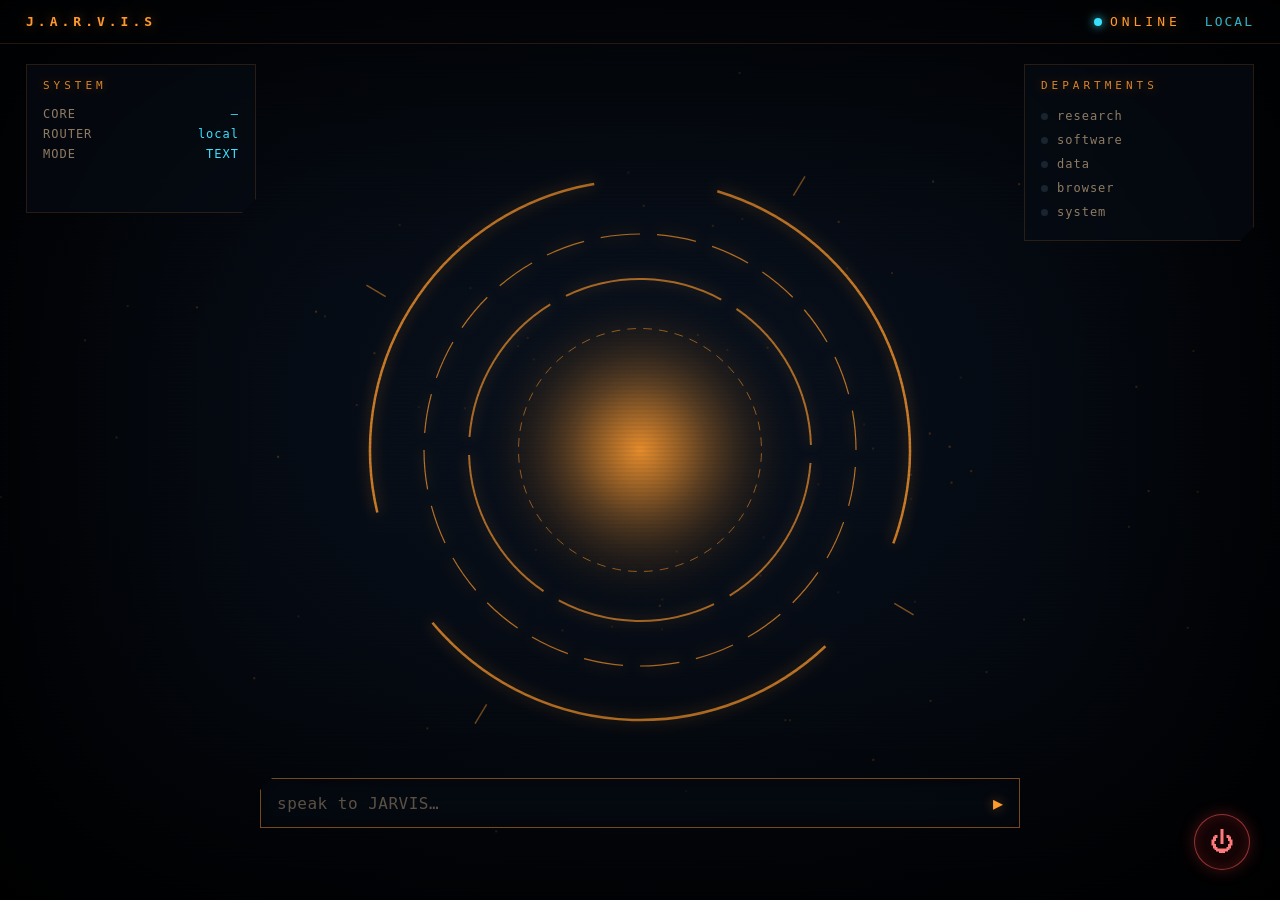
<file: frontend/index.html>
<!DOCTYPE html>
<html lang="en">
<head>
  <meta charset="utf-8">
  <meta name="viewport" content="width=device-width, initial-scale=1">
  <title>JARVIS</title>
  <link rel="stylesheet" href="style.css">
</head>
<body class="state-idle">
  <!-- the living core: arc reactor + rotating HUD rings (Canvas) -->
  <canvas id="reactor"></canvas>
  <div class="vignette"></div>
  <div class="scanlines"></div>

  <!-- top status strip -->
  <header class="hud-bar">
    <span class="brand">J.A.R.V.I.S</span>
    <span class="status"><i class="dot"></i><span id="status-text">ONLINE</span></span>
    <span class="brain" id="brain">LOCAL</span>
  </header>

  <!-- corner telemetry (real data gets wired in next; live readouts now) -->
  <aside class="panel panel-tl">
    <h2>SYSTEM</h2>
    <div class="readout"><span>CORE</span><b id="r-core">—</b></div>
    <div class="readout"><span>ROUTER</span><b id="r-router">local</b></div>
    <div class="readout"><span>MODE</span><b id="r-mode">TEXT</b></div>
    <div class="bars"><i></i><i></i><i></i><i></i><i></i><i></i></div>
  </aside>

  <aside class="panel panel-tr">
    <h2>DEPARTMENTS</h2>
    <ul class="depts">
      <li data-d="research"><i></i>research</li>
      <li data-d="software"><i></i>software</li>
      <li data-d="data"><i></i>data</li>
      <li data-d="browser"><i></i>browser</li>
      <li data-d="system"><i></i>system</li>
    </ul>
  </aside>

  <!-- conversation console -->
  <main class="console">
    <div id="log" class="log"></div>
    <form id="composer" class="composer">
      <input id="input" type="text" autocomplete="off" spellcheck="false"
             placeholder="speak to JARVIS…" autofocus>
      <button type="submit" class="send" title="send">&#9656;</button>
    </form>
  </main>

  <!-- switch off → back to your normal desktop -->
  <button id="power" class="power" title="switch off (Esc)">&#9211;</button>

  <script src="hud.js"></script>
</body>
</html>
</file>
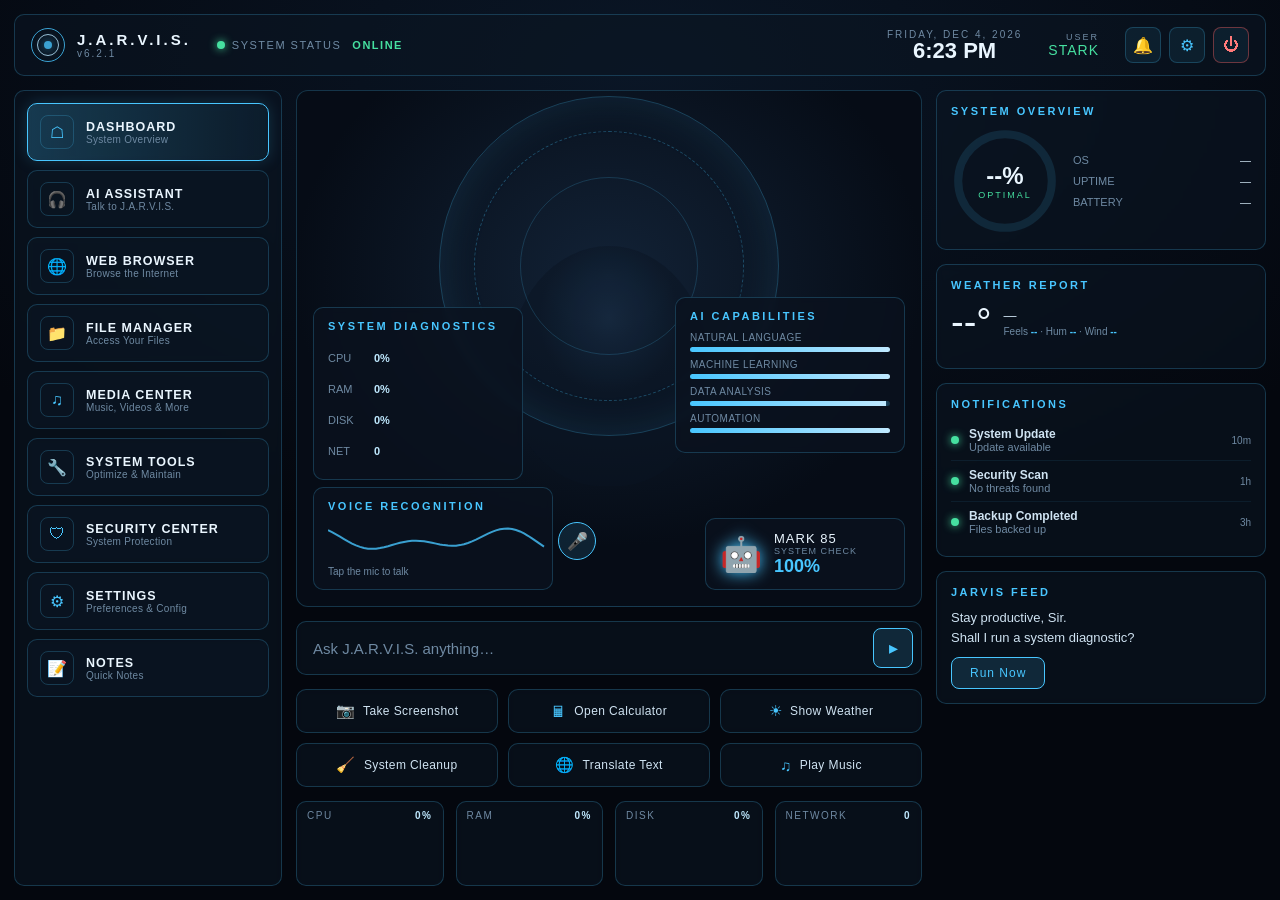
<file: frontend/dashboard.html>
<!DOCTYPE html>
<html lang="en">
<head>
  <meta charset="utf-8">
  <meta name="viewport" content="width=device-width, initial-scale=1">
  <title>J.A.R.V.I.S.</title>
  <link rel="stylesheet" href="dashboard.css">
</head>
<body>
  <!-- ── TOP BAR ─────────────────────────────────────────────────────────── -->
  <header class="top">
    <div class="brand">
      <div class="logo"><span></span><span></span><span></span></div>
      <div><div class="bt">J.A.R.V.I.S.</div><div class="bv" id="version">v6.2.1</div></div>
    </div>
    <div class="status"><i class="dot"></i> SYSTEM STATUS <b>ONLINE</b></div>
    <div class="clock"><div id="date">—</div><div class="time" id="time">--:--</div></div>
    <div class="userbox"><div class="ulabel">USER</div><div class="uname" id="user">STARK</div></div>
    <div class="ticons">
      <button class="ti" title="Notifications">&#128276;</button>
      <button class="ti" data-act="settings" title="Settings">&#9881;</button>
      <button class="ti power" data-act="quit" title="Power">&#9211;</button>
    </div>
  </header>

  <!-- ── LEFT NAV ────────────────────────────────────────────────────────── -->
  <nav class="nav">
    <button class="navitem active" data-act="home"><span class="ic">&#9750;</span><span class="nl"><b>DASHBOARD</b><i>System Overview</i></span></button>
    <button class="navitem" data-act="voice"><span class="ic">&#127911;</span><span class="nl"><b>AI ASSISTANT</b><i>Talk to J.A.R.V.I.S.</i></span></button>
    <button class="navitem" data-act="web"><span class="ic">&#127760;</span><span class="nl"><b>WEB BROWSER</b><i>Browse the Internet</i></span></button>
    <button class="navitem" data-act="files"><span class="ic">&#128193;</span><span class="nl"><b>FILE MANAGER</b><i>Access Your Files</i></span></button>
    <button class="navitem" data-act="media"><span class="ic">&#9835;</span><span class="nl"><b>MEDIA CENTER</b><i>Music, Videos &amp; More</i></span></button>
    <button class="navitem" data-act="tools"><span class="ic">&#128295;</span><span class="nl"><b>SYSTEM TOOLS</b><i>Optimize &amp; Maintain</i></span></button>
    <button class="navitem" data-act="security"><span class="ic">&#128737;</span><span class="nl"><b>SECURITY CENTER</b><i>System Protection</i></span></button>
    <button class="navitem" data-act="settings"><span class="ic">&#9881;</span><span class="nl"><b>SETTINGS</b><i>Preferences &amp; Config</i></span></button>
    <button class="navitem" data-act="notes"><span class="ic">&#128221;</span><span class="nl"><b>NOTES</b><i>Quick Notes</i></span></button>
  </nav>

  <!-- ── CENTER ──────────────────────────────────────────────────────────── -->
  <main class="center">
    <section class="hero">
      <div class="portrait" id="portrait"><div class="silhouette"></div></div>
      <div class="scan"></div>

      <div class="card diag">
        <h3>SYSTEM DIAGNOSTICS</h3>
        <div class="drow"><span>CPU</span><b id="d-cpu">0%</b><canvas class="spark" id="sp-cpu" width="80" height="22"></canvas></div>
        <div class="drow"><span>RAM</span><b id="d-ram">0%</b><canvas class="spark" id="sp-ram" width="80" height="22"></canvas></div>
        <div class="drow"><span>DISK</span><b id="d-disk">0%</b><canvas class="spark" id="sp-disk" width="80" height="22"></canvas></div>
        <div class="drow"><span>NET</span><b id="d-net">0</b><canvas class="spark" id="sp-net" width="80" height="22"></canvas></div>
      </div>

      <div class="card caps">
        <h3>AI CAPABILITIES</h3>
        <div class="cap"><span>NATURAL LANGUAGE</span><div class="bar"><i style="width:100%"></i></div></div>
        <div class="cap"><span>MACHINE LEARNING</span><div class="bar"><i style="width:100%"></i></div></div>
        <div class="cap"><span>DATA ANALYSIS</span><div class="bar"><i style="width:98%"></i></div></div>
        <div class="cap"><span>AUTOMATION</span><div class="bar"><i style="width:100%"></i></div></div>
      </div>

      <div class="card voice">
        <h3>VOICE RECOGNITION</h3>
        <div class="vrow"><canvas id="wave" width="220" height="34"></canvas><button class="mic" data-act="voice">&#127908;</button></div>
        <div class="vsub">Tap the mic to talk</div>
      </div>

      <div class="card mark">
        <div class="suit">&#129302;</div>
        <div><div class="mtitle">MARK 85</div><div class="msub">SYSTEM CHECK</div><div class="mval">100%</div></div>
      </div>
    </section>

    <section class="cmdbar">
      <input id="ask" type="text" autocomplete="off" placeholder="Ask J.A.R.V.I.S. anything…">
      <button id="asksend">&#9656;</button>
    </section>

    <section class="quick">
      <button data-act="screenshot"><span>&#128247;</span> Take Screenshot</button>
      <button data-act="calculator"><span>&#128425;</span> Open Calculator</button>
      <button data-act="weather"><span>&#9728;</span> Show Weather</button>
      <button data-act="cleanup"><span>&#129529;</span> System Cleanup</button>
      <button data-act="translate"><span>&#127760;</span> Translate Text</button>
      <button data-act="music"><span>&#9835;</span> Play Music</button>
    </section>

    <section class="perf">
      <div class="pcard"><div class="ph">CPU <b id="p-cpu">0%</b></div><canvas id="pf-cpu" width="300" height="54"></canvas></div>
      <div class="pcard"><div class="ph">RAM <b id="p-ram">0%</b></div><canvas id="pf-ram" width="300" height="54"></canvas></div>
      <div class="pcard"><div class="ph">DISK <b id="p-disk">0%</b></div><canvas id="pf-disk" width="300" height="54"></canvas></div>
      <div class="pcard"><div class="ph">NETWORK <b id="p-net">0</b></div><canvas id="pf-net" width="300" height="54"></canvas></div>
    </section>
  </main>

  <!-- ── RIGHT WIDGETS ───────────────────────────────────────────────────── -->
  <aside class="widgets">
    <div class="w">
      <h3>SYSTEM OVERVIEW</h3>
      <div class="ov">
        <div class="gauge"><svg viewBox="0 0 120 120"><circle class="g-bg" cx="60" cy="60" r="52"/><circle class="g-fg" id="gauge" cx="60" cy="60" r="52"/></svg><div class="gtext"><b id="optimal">--%</b><span>OPTIMAL</span></div></div>
        <div class="ovlist">
          <div><span>OS</span><b id="os">—</b></div>
          <div><span>UPTIME</span><b id="uptime">—</b></div>
          <div><span>BATTERY</span><b id="battery">—</b></div>
        </div>
      </div>
    </div>

    <div class="w">
      <h3>WEATHER REPORT <small id="wcity"></small></h3>
      <div class="wnow"><div class="wt" id="wtemp">--&deg;</div><div class="wd"><div id="wdesc">—</div><div class="wmeta">Feels <b id="wfeels">--</b> · Hum <b id="whum">--</b> · Wind <b id="wwind">--</b></div></div></div>
      <div class="forecast" id="forecast"></div>
    </div>

    <div class="w">
      <h3>NOTIFICATIONS</h3>
      <div class="notif"><i class="ni ok"></i><div><b>System Update</b><span>Update available</span></div><time>10m</time></div>
      <div class="notif"><i class="ni ok"></i><div><b>Security Scan</b><span>No threats found</span></div><time>1h</time></div>
      <div class="notif"><i class="ni ok"></i><div><b>Backup Completed</b><span>Files backed up</span></div><time>3h</time></div>
    </div>

    <div class="w feed">
      <h3>JARVIS FEED</h3>
      <div class="feedbody">
        <p id="feedmsg">Stay productive, Sir.<br>Shall I run a system diagnostic?</p>
        <button id="feedrun">Run Now</button>
      </div>
    </div>
  </aside>

  <script src="dashboard.js"></script>
</body>
</html>
</file>
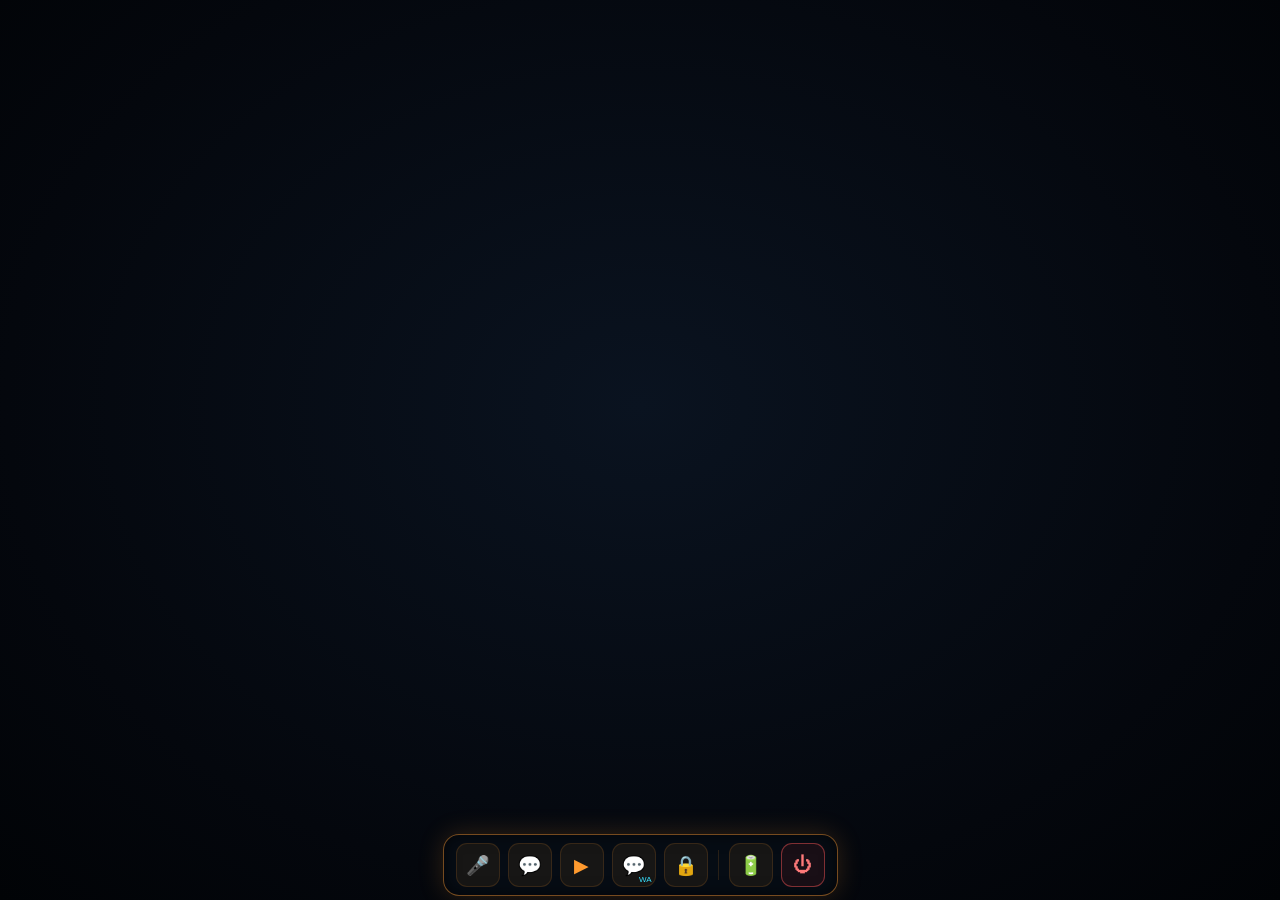
<file: frontend/dock.html>
<!DOCTYPE html>
<html lang="en">
<head>
  <meta charset="utf-8">
  <meta name="viewport" content="width=device-width, initial-scale=1">
  <title>JARVIS-DOCK</title>
  <link rel="stylesheet" href="style.css">
</head>
<!-- The DOCK: the clickable layer that floats OVER the wallpaper. Each button does a
     different job; the wallpaper itself can't take clicks, so the controls live here. -->
<body class="dock-body">
  <!-- reply bubble (shown when JARVIS answers; the window grows to fit, then shrinks) -->
  <div id="bubble" class="bubble hidden"><span id="bubble-text"></span></div>

  <!-- the command box (hidden until you hit Ask) -->
  <form id="ask-form" class="ask-form hidden">
    <input id="ask-input" type="text" autocomplete="off" spellcheck="false"
           placeholder="command JARVIS…">
  </form>

  <nav class="dock">
    <button class="db" data-act="voice"    title="Voice mode">&#127908;</button>
    <button class="db" data-act="ask"      title="Type a command">&#128172;</button>
    <button class="db" data-act="youtube"  title="YouTube">&#9654;</button>
    <button class="db" data-act="whatsapp" title="WhatsApp">&#128172;<span class="wa">WA</span></button>
    <button class="db" data-act="lock"     title="Lock PC">&#128274;</button>
    <span class="sep"></span>
    <button class="db saver" data-act="saver" title="Battery saver (pause animation)">&#128267;</button>
    <button class="db off"   data-act="off"   title="Switch JARVIS off">&#9211;</button>
  </nav>

  <script src="dock.js"></script>
</body>
</html>
</file>
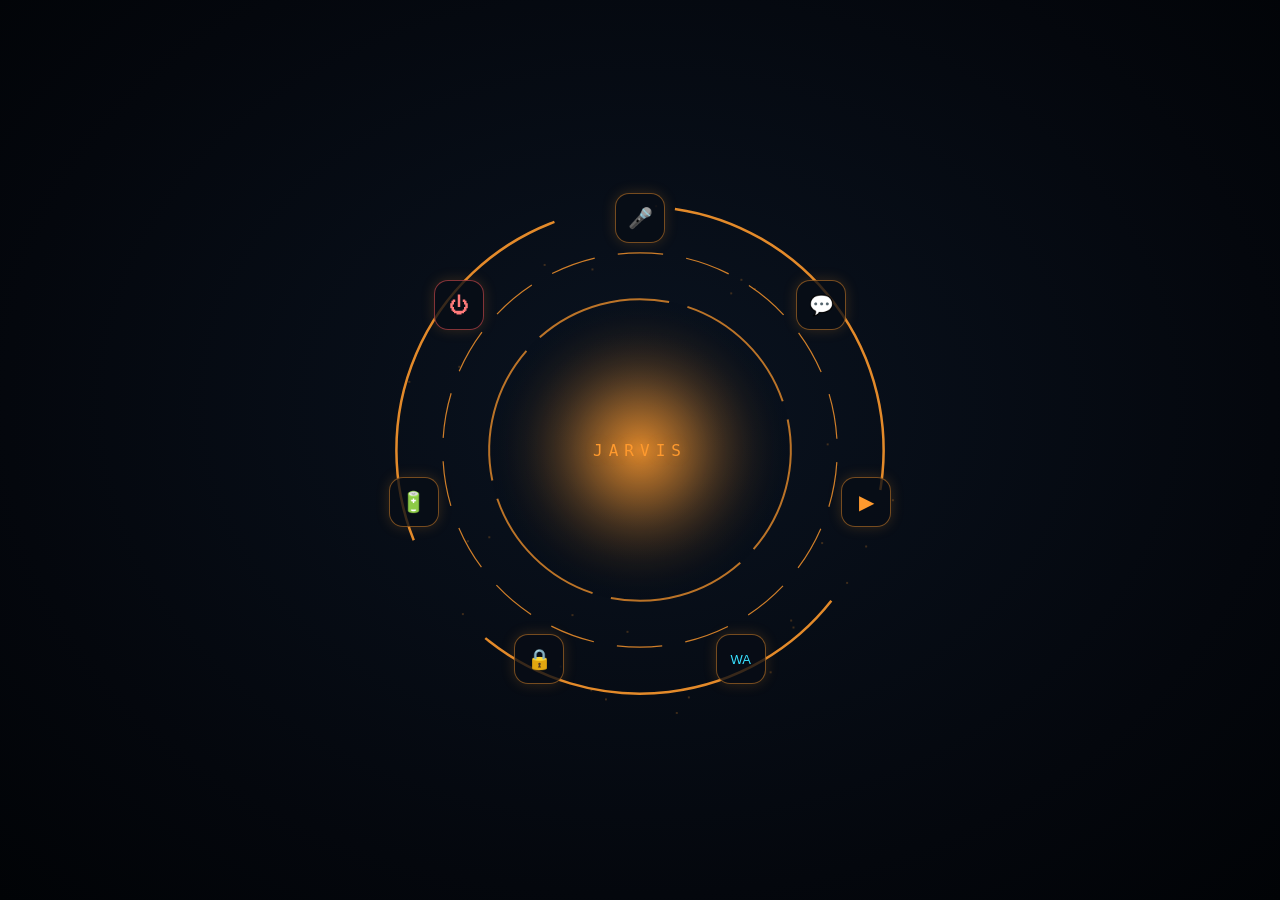
<file: frontend/orb.html>
<!DOCTYPE html>
<html lang="en">
<head>
  <meta charset="utf-8">
  <meta name="viewport" content="width=device-width, initial-scale=1">
  <title>JARVIS-ORB</title>
  <link rel="stylesheet" href="style.css">
</head>
<!-- A single centered orb: reactor in the middle, control buttons ringed around it.
     Floats over your normal desktop; nothing is embedded, nothing is taken over. -->
<body class="orb-body">
  <div class="orb">
    <canvas id="reactor"></canvas>

    <!-- the ring of buttons (positions are computed in orb.js) -->
    <div class="ring" id="ring">
      <button class="ob" data-act="voice"    title="Voice mode">&#127908;</button>
      <button class="ob" data-act="ask"       title="Type a command">&#128172;</button>
      <button class="ob" data-act="youtube"   title="YouTube">&#9654;</button>
      <button class="ob" data-act="whatsapp"  title="WhatsApp"><span class="wa">WA</span></button>
      <button class="ob" data-act="lock"      title="Lock PC">&#128274;</button>
      <button class="ob saver" data-act="saver" title="Battery saver (pause)">&#128267;</button>
      <button class="ob off"   data-act="off"   title="Switch JARVIS off">&#9211;</button>
    </div>

    <!-- the center: status, command box, reply bubble -->
    <div class="orb-center">
      <div id="bubble" class="orb-bubble hidden"><span id="bubble-text"></span></div>
      <form id="ask-form" class="orb-ask hidden">
        <input id="ask-input" type="text" autocomplete="off" spellcheck="false"
               placeholder="command JARVIS…">
      </form>
      <div id="orb-status" class="orb-status">JARVIS</div>
    </div>
  </div>

  <script src="orb.js"></script>
</body>
</html>
</file>
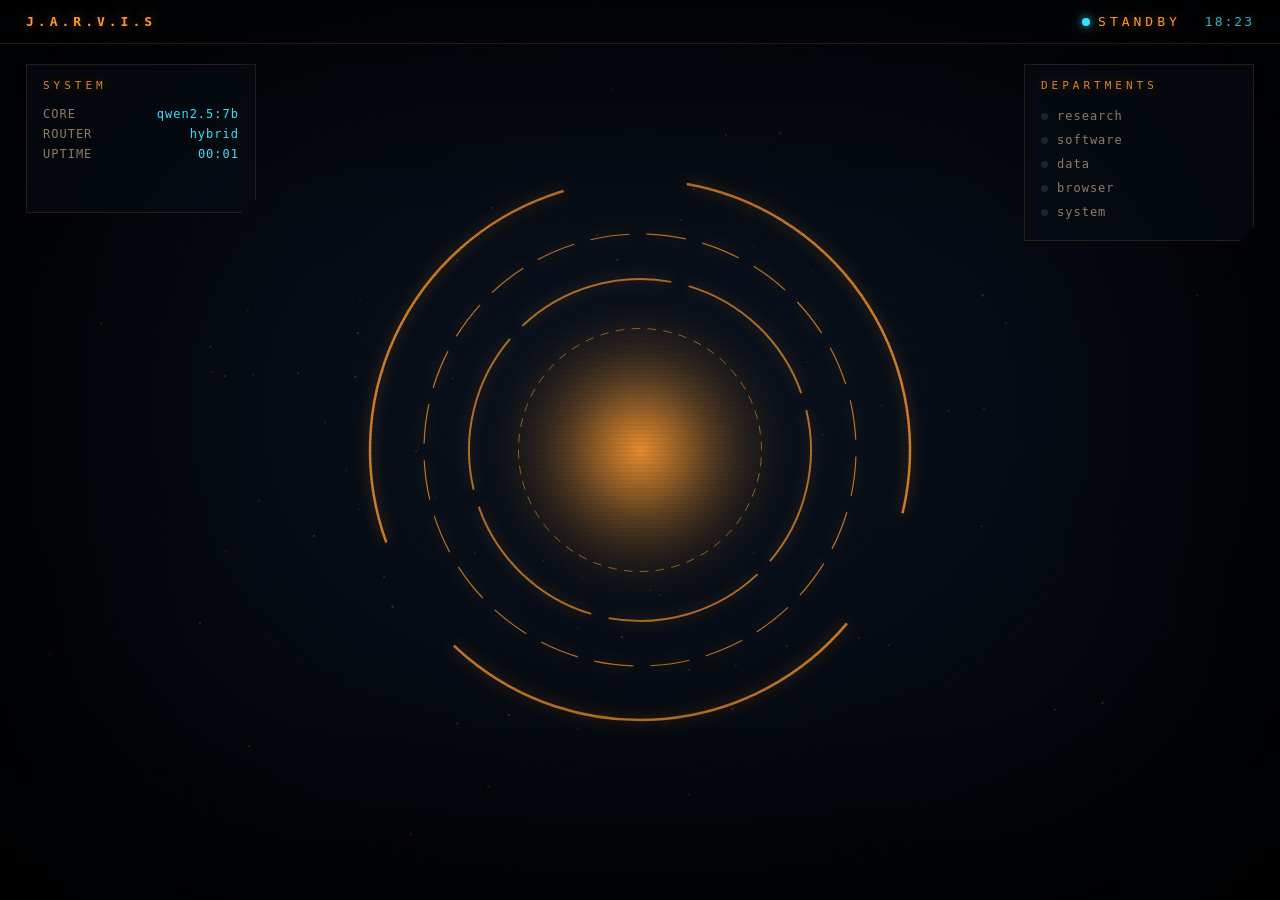
<file: frontend/wallpaper.html>
<!DOCTYPE html>
<html lang="en">
<head>
  <meta charset="utf-8">
  <meta name="viewport" content="width=device-width, initial-scale=1">
  <title>JARVIS-WALLPAPER</title>
  <link rel="stylesheet" href="style.css">
</head>
<!-- The WALLPAPER layer: pure visuals (reactor + telemetry). It lives BEHIND the
     desktop icons, so it carries nothing clickable — the buttons live in the dock. -->
<body class="state-idle wallpaper">
  <canvas id="reactor"></canvas>
  <div class="vignette"></div>
  <div class="scanlines"></div>

  <header class="hud-bar">
    <span class="brand">J.A.R.V.I.S</span>
    <span class="status"><i class="dot"></i><span id="status-text">STANDBY</span></span>
    <span class="brain" id="clock">--:--</span>
  </header>

  <aside class="panel panel-tl">
    <h2>SYSTEM</h2>
    <div class="readout"><span>CORE</span><b>qwen2.5:7b</b></div>
    <div class="readout"><span>ROUTER</span><b>hybrid</b></div>
    <div class="readout"><span>UPTIME</span><b id="uptime">00:00</b></div>
    <div class="bars"><i></i><i></i><i></i><i></i><i></i><i></i></div>
  </aside>

  <aside class="panel panel-tr">
    <h2>DEPARTMENTS</h2>
    <ul class="depts">
      <li data-d="research"><i></i>research</li>
      <li data-d="software"><i></i>software</li>
      <li data-d="data"><i></i>data</li>
      <li data-d="browser"><i></i>browser</li>
      <li data-d="system"><i></i>system</li>
    </ul>
  </aside>

  <script src="wallpaper.js"></script>
</body>
</html>
</file>
<file: frontend/style.css>
/* JARVIS HUD — Iron-Man heads-up display.
   Dark space, amber wireframe glow, cyan accents. All colors/timings live in
   :root so the whole mood is tunable from the top. */

:root {
  --bg:        #04070d;
  --amber:     #ff9a2e;
  --amber-dim: rgba(255, 154, 46, .45);
  --amber-faint: rgba(255, 154, 46, .14);
  --cyan:      #38e1ff;
  --ink:       #ffd9a8;
  --panel:     rgba(8, 14, 22, .55);
  --glow:      0 0 12px var(--amber-dim);
  --font:      "Share Tech Mono", "Consolas", "DejaVu Sans Mono", monospace;
}

* { box-sizing: border-box; margin: 0; padding: 0; }

html, body {
  width: 100%; height: 100%;
  background: radial-gradient(ellipse at 50% 45%, #0a1320 0%, var(--bg) 70%, #010306 100%);
  color: var(--ink);
  font-family: var(--font);
  overflow: hidden;
  cursor: default;
  user-select: none;
}

/* the breathing core fills the screen behind everything */
#reactor { position: fixed; inset: 0; width: 100%; height: 100%; z-index: 0; }

/* film grain + edge darkening for that "screen" feel */
.vignette {
  position: fixed; inset: 0; z-index: 1; pointer-events: none;
  box-shadow: inset 0 0 320px 60px rgba(0, 0, 0, .85);
}
.scanlines {
  position: fixed; inset: 0; z-index: 1; pointer-events: none; opacity: .35;
  background: repeating-linear-gradient(0deg,
    rgba(0,0,0,0) 0px, rgba(0,0,0,0) 2px, rgba(0,0,0,.25) 3px, rgba(0,0,0,0) 4px);
}

/* ── top status strip ─────────────────────────────────────────────────────── */
.hud-bar {
  position: fixed; top: 0; left: 0; right: 0; z-index: 3;
  display: flex; align-items: center; gap: 24px;
  padding: 14px 26px;
  font-size: 13px; letter-spacing: 4px;
  color: var(--amber);
  text-shadow: var(--glow);
  border-bottom: 1px solid var(--amber-faint);
}
.hud-bar .brand { font-weight: bold; }
.hud-bar .status { margin-left: auto; display: flex; align-items: center; gap: 8px; }
.hud-bar .brain { letter-spacing: 2px; color: var(--cyan); opacity: .8; }
.dot {
  width: 8px; height: 8px; border-radius: 50%;
  background: var(--cyan); box-shadow: 0 0 10px var(--cyan);
  animation: blink 2.4s ease-in-out infinite;
}
@keyframes blink { 0%,100% { opacity: 1; } 50% { opacity: .25; } }

/* ── corner telemetry panels ──────────────────────────────────────────────── */
.panel {
  position: fixed; z-index: 3;
  width: 230px; padding: 14px 16px 16px;
  background: var(--panel);
  border: 1px solid var(--amber-faint);
  clip-path: polygon(0 0, 100% 0, 100% calc(100% - 14px), calc(100% - 14px) 100%, 0 100%);
  backdrop-filter: blur(2px);
}
.panel-tl { top: 64px; left: 26px; }
.panel-tr { top: 64px; right: 26px; }
.panel h2 {
  font-size: 11px; letter-spacing: 4px; font-weight: normal;
  color: var(--amber); opacity: .85; margin-bottom: 12px;
  text-shadow: var(--glow);
}
.readout {
  display: flex; justify-content: space-between;
  font-size: 12px; letter-spacing: 1px; padding: 3px 0;
  color: var(--ink);
}
.readout span { opacity: .55; }
.readout b { color: var(--cyan); font-weight: normal; }
.bars { display: flex; gap: 4px; margin-top: 12px; height: 20px; align-items: flex-end; }
.bars i {
  flex: 1; background: var(--amber); opacity: .6; border-radius: 1px;
  animation: eq 1.1s ease-in-out infinite;
}
.bars i:nth-child(2){ animation-delay:.12s } .bars i:nth-child(3){ animation-delay:.24s }
.bars i:nth-child(4){ animation-delay:.36s } .bars i:nth-child(5){ animation-delay:.48s }
.bars i:nth-child(6){ animation-delay:.6s }
@keyframes eq { 0%,100% { height: 30%; } 50% { height: 100%; } }

.depts { list-style: none; }
.depts li {
  display: flex; align-items: center; gap: 9px;
  font-size: 12px; letter-spacing: 1px; padding: 5px 0;
  color: var(--ink); opacity: .55; transition: opacity .25s, color .25s;
}
.depts li i {
  width: 7px; height: 7px; border-radius: 50%;
  background: #2a3a4a; transition: background .25s, box-shadow .25s;
}
.depts li.active { opacity: 1; color: var(--cyan); }
.depts li.active i { background: var(--cyan); box-shadow: 0 0 9px var(--cyan); }

/* ── conversation console ─────────────────────────────────────────────────── */
.console {
  position: fixed; z-index: 3; left: 50%; bottom: 8%;
  transform: translateX(-50%);
  width: min(760px, 80vw);
  display: flex; flex-direction: column; gap: 12px;
}
.log {
  max-height: 38vh; overflow-y: auto;
  display: flex; flex-direction: column; gap: 10px;
  padding: 4px 2px;
  mask-image: linear-gradient(to bottom, transparent 0, #000 28px);
}
.log::-webkit-scrollbar { width: 0; }
.line { font-size: 15px; line-height: 1.5; letter-spacing: .3px; max-width: 88%; }
.line.you { align-self: flex-end; text-align: right; color: var(--ink); opacity: .9; }
.line.you b { color: var(--amber); }
.line.jarvis { align-self: flex-start; color: #d8f4ff; }
.line.jarvis b { color: var(--cyan); text-shadow: 0 0 8px rgba(56,225,255,.5); }
.line .who { display: block; font-size: 10px; letter-spacing: 3px; opacity: .5; margin-bottom: 2px; }

.composer {
  display: flex; align-items: center; gap: 10px;
  padding: 12px 16px;
  background: var(--panel);
  border: 1px solid var(--amber-dim);
  box-shadow: 0 0 24px rgba(255,154,46,.12), inset 0 0 18px rgba(0,0,0,.5);
  clip-path: polygon(12px 0, 100% 0, 100% 100%, 0 100%, 0 12px);
}
.composer input {
  flex: 1; background: none; border: none; outline: none;
  color: var(--ink); font-family: var(--font); font-size: 16px; letter-spacing: .5px;
}
.composer input::placeholder { color: rgba(255,217,168,.35); }
.composer .send {
  background: none; border: none; cursor: pointer;
  color: var(--amber); font-size: 20px; text-shadow: var(--glow);
  transition: transform .15s;
}
.composer .send:hover { transform: scale(1.2); }
body.state-thinking .composer { box-shadow: 0 0 28px rgba(56,225,255,.3), inset 0 0 18px rgba(0,0,0,.5); border-color: var(--cyan); }

/* ── power button: switch off → desktop ───────────────────────────────────── */
.power {
  position: fixed; z-index: 4; right: 30px; bottom: 30px;
  width: 56px; height: 56px; border-radius: 50%;
  background: rgba(255, 60, 60, .08);
  border: 1.5px solid rgba(255, 90, 90, .55);
  color: #ff7a7a; font-size: 24px; cursor: pointer;
  display: flex; align-items: center; justify-content: center;
  box-shadow: 0 0 16px rgba(255, 70, 70, .25), inset 0 0 12px rgba(255,70,70,.15);
  transition: transform .15s, box-shadow .2s, background .2s;
}
.power:hover {
  transform: scale(1.08);
  background: rgba(255, 60, 60, .2);
  box-shadow: 0 0 28px rgba(255, 70, 70, .6), inset 0 0 16px rgba(255,70,70,.3);
}
.power:active { transform: scale(.94); }

/* ── the floating control DOCK (its own window, over the wallpaper) ───────────── */
.dock-body {
  height: 100vh; width: 100vw; overflow: hidden; background: transparent;
  display: flex; flex-direction: column; justify-content: flex-end; align-items: center;
  gap: 8px; padding-bottom: 4px;
}
.hidden { display: none !important; }

.dock {
  display: flex; align-items: center; gap: 8px;
  padding: 8px 12px;
  background: rgba(8, 14, 22, .82);
  border: 1px solid var(--amber-dim);
  border-radius: 16px;
  box-shadow: 0 0 26px rgba(255,154,46,.18), inset 0 0 16px rgba(0,0,0,.6);
}
.db {
  width: 44px; height: 44px; border-radius: 11px;
  background: rgba(255,154,46,.07);
  border: 1px solid var(--amber-faint);
  color: var(--amber); font-size: 19px; cursor: pointer;
  display: flex; align-items: center; justify-content: center; position: relative;
  transition: transform .12s, background .18s, box-shadow .18s, color .18s;
}
.db:hover { transform: translateY(-3px); background: rgba(255,154,46,.18);
            box-shadow: 0 0 16px rgba(255,154,46,.4); color: var(--ink); }
.db:active { transform: translateY(-1px) scale(.96); }
.db .wa { position: absolute; bottom: 2px; right: 3px; font-size: 8px; color: var(--cyan); letter-spacing: 0; }
.sep { width: 1px; height: 30px; background: var(--amber-faint); margin: 0 2px; }

.db.saver.saving { background: rgba(56,225,255,.18); border-color: var(--cyan); color: var(--cyan);
                   box-shadow: 0 0 16px rgba(56,225,255,.4); }
.db.off { color: #ff7a7a; border-color: rgba(255,90,90,.45); background: rgba(255,60,60,.08); }
.db.off:hover { background: rgba(255,60,60,.22); box-shadow: 0 0 16px rgba(255,70,70,.55); color: #fff; }

/* reply bubble + command box that appear above the bar when the window grows */
.bubble {
  max-width: 92vw; padding: 12px 16px;
  background: rgba(8, 14, 22, .9); border: 1px solid var(--cyan);
  border-radius: 14px; color: #d8f4ff; font-size: 14px; line-height: 1.45;
  box-shadow: 0 0 22px rgba(56,225,255,.22);
}
.ask-form { width: min(520px, 90vw); }
.ask-form input {
  width: 100%; padding: 11px 16px;
  background: rgba(8, 14, 22, .9); border: 1px solid var(--amber-dim); border-radius: 12px;
  color: var(--ink); font-family: var(--font); font-size: 15px; outline: none;
  box-shadow: 0 0 18px rgba(255,154,46,.14);
}
.ask-form input::placeholder { color: rgba(255,217,168,.4); }

/* ── the centered ORB (reactor + ring of buttons), floating over the desktop ──── */
.orb-body {
  width: 100vw; height: 100vh; background: transparent; overflow: hidden;
  display: flex; align-items: center; justify-content: center;
}
.orb { position: relative; width: 580px; height: 580px; }
.orb #reactor { position: absolute; inset: 0; width: 100%; height: 100%; }

.ring { position: absolute; inset: 0; }
.ob {
  position: absolute; transform: translate(-50%, -50%);
  width: 50px; height: 50px; border-radius: 14px;
  background: rgba(8, 14, 22, .78);
  border: 1px solid var(--amber-dim);
  color: var(--amber); font-size: 20px; cursor: pointer;
  display: flex; align-items: center; justify-content: center;
  box-shadow: 0 0 14px rgba(255,154,46,.18);
  transition: transform .12s, background .18s, box-shadow .18s, color .18s;
}
.ob:hover { background: rgba(255,154,46,.2); color: var(--ink);
            box-shadow: 0 0 18px rgba(255,154,46,.5);
            transform: translate(-50%, -50%) scale(1.14); }
.ob:active { transform: translate(-50%, -50%) scale(.95); }
.ob .wa { font-size: 13px; letter-spacing: 0; color: var(--cyan); }
.ob.saver.saving { background: rgba(56,225,255,.2); border-color: var(--cyan); color: var(--cyan);
                   box-shadow: 0 0 18px rgba(56,225,255,.5); }
.ob.off { color: #ff7a7a; border-color: rgba(255,90,90,.5); }
.ob.off:hover { background: rgba(255,60,60,.25); color: #fff; box-shadow: 0 0 18px rgba(255,70,70,.6); }

.orb-center {
  position: absolute; left: 50%; top: 50%; transform: translate(-50%, -50%);
  width: 340px; text-align: center; pointer-events: none;
}
.orb-status {
  font-size: 16px; letter-spacing: 6px; color: var(--amber);
  text-shadow: 0 0 12px var(--amber-dim);
}
.orb-bubble {
  max-width: 320px; margin: 0 auto; padding: 11px 15px;
  background: rgba(8, 14, 22, .92); border: 1px solid var(--cyan); border-radius: 13px;
  color: #d8f4ff; font-size: 13.5px; line-height: 1.45;
  box-shadow: 0 0 20px rgba(56,225,255,.25);
}
.orb-ask { pointer-events: auto; }
.orb-ask input {
  width: 280px; padding: 10px 14px; text-align: center;
  background: rgba(8, 14, 22, .92); border: 1px solid var(--amber-dim); border-radius: 12px;
  color: var(--ink); font-family: var(--font); font-size: 14px; outline: none;
  box-shadow: 0 0 16px rgba(255,154,46,.16);
}
.orb-ask input::placeholder { color: rgba(255,217,168,.4); }
</file>
<file: frontend/dashboard.css>
/* JARVIS dashboard — dark holographic command center. */
:root{
  --bg:#04070e; --panel:rgba(12,22,36,.55); --panel2:rgba(10,18,30,.8);
  --cy:#48c6ff; --cy-hi:#bfe9ff; --cy-dim:#2a6f96; --line:rgba(72,198,255,.22);
  --grn:#46e0a0; --ink:#cfe3f2; --mut:#6f8aa3; --font:"Segoe UI","Consolas",sans-serif;
}
*{box-sizing:border-box;margin:0;padding:0}
html,body{height:100%}
body{
  background:radial-gradient(1200px 700px at 50% 8%, #0a1626 0%, var(--bg) 70%);
  color:var(--ink); font-family:var(--font); overflow:hidden; user-select:none;
  display:grid; grid-template-rows:62px 1fr; grid-template-columns:268px 1fr 330px;
  grid-template-areas:"top top top" "nav center widgets"; gap:14px; padding:14px;
}
h3{font-size:11px;letter-spacing:2.5px;color:var(--cy);font-weight:600;margin-bottom:10px}
h3 small{color:var(--mut);letter-spacing:1px;font-weight:400;float:right}

/* panels share a glassy frame */
.nav,.widgets .w,.card,.pcard,.cmdbar,.quick button,.navitem{
  background:var(--panel); border:1px solid var(--line); border-radius:10px;
  backdrop-filter:blur(3px);
}

/* ── TOP BAR ─────────────────────────────────────────────────────────────── */
.top{grid-area:top;display:flex;align-items:center;gap:26px;padding:0 16px;
  background:var(--panel);border:1px solid var(--line);border-radius:10px}
.brand{display:flex;align-items:center;gap:12px}
.logo{width:34px;height:34px;position:relative}
.logo span{position:absolute;inset:0;border:1.5px solid var(--cy);border-radius:50%;opacity:.8}
.logo span:nth-child(2){inset:6px;border-color:var(--cy-hi);animation:spin 6s linear infinite}
.logo span:nth-child(3){inset:13px;background:var(--cy);box-shadow:0 0 12px var(--cy);border:none}
@keyframes spin{to{transform:rotate(360deg)}}
.bt{font-weight:700;letter-spacing:3px;font-size:15px;color:#eaf6ff}
.bv{font-size:10px;color:var(--mut);letter-spacing:2px}
.status{font-size:11px;letter-spacing:1.5px;color:var(--mut);display:flex;align-items:center;gap:7px}
.status b{color:var(--grn);margin-left:4px}
.dot{width:8px;height:8px;border-radius:50%;background:var(--grn);box-shadow:0 0 8px var(--grn);animation:pulse 2s infinite}
@keyframes pulse{50%{opacity:.3}}
.clock{margin-left:auto;text-align:center}
.clock #date{font-size:10px;letter-spacing:2px;color:var(--mut)}
.clock .time{font-size:22px;font-weight:600;color:#eaf6ff;line-height:1}
.userbox{text-align:right}.ulabel{font-size:9px;letter-spacing:2px;color:var(--mut)}
.uname{font-size:14px;color:var(--grn);letter-spacing:1px}
.ticons{display:flex;gap:8px}
.ti{width:36px;height:36px;border-radius:8px;background:rgba(72,198,255,.08);border:1px solid var(--line);
  color:var(--cy);font-size:16px;cursor:pointer;transition:.15s}
.ti:hover{background:rgba(72,198,255,.2);box-shadow:0 0 12px rgba(72,198,255,.4)}
.ti.power{color:#ff7a7a;border-color:rgba(255,90,90,.4)}
.ti.power:hover{background:rgba(255,70,70,.2)}

/* ── LEFT NAV ────────────────────────────────────────────────────────────── */
.nav{grid-area:nav;display:flex;flex-direction:column;gap:9px;padding:12px;overflow:auto}
.navitem{display:flex;align-items:center;gap:12px;padding:11px 12px;cursor:pointer;
  color:var(--ink);text-align:left;transition:.15s}
.navitem:hover{background:rgba(72,198,255,.12);border-color:var(--cy)}
.navitem.active{background:linear-gradient(90deg,rgba(72,198,255,.22),rgba(72,198,255,.05));border-color:var(--cy);
  box-shadow:0 0 16px rgba(72,198,255,.18)}
.navitem .ic{width:34px;height:34px;display:flex;align-items:center;justify-content:center;
  border:1px solid var(--line);border-radius:8px;color:var(--cy);font-size:16px;flex:none}
.nl{display:flex;flex-direction:column}
.nl b{font-size:12.5px;letter-spacing:1px;color:#eaf6ff}
.nl i{font-size:10px;color:var(--mut);font-style:normal;letter-spacing:.3px}

/* ── CENTER ──────────────────────────────────────────────────────────────── */
.center{grid-area:center;display:grid;grid-template-rows:1fr auto auto auto;gap:14px;min-height:0}
.hero{position:relative;border:1px solid var(--line);border-radius:12px;overflow:hidden;
  background:radial-gradient(420px 360px at 50% 36%, #122236 0%, #060c16 75%);min-height:0}
.portrait{position:absolute;inset:0;background-size:cover;background-position:center top;
  -webkit-mask-image:radial-gradient(60% 70% at 50% 42%,#000 55%,transparent 86%);
  mask-image:radial-gradient(60% 70% at 50% 42%,#000 55%,transparent 86%);filter:brightness(.92)}
.silhouette{position:absolute;left:50%;top:30%;width:200px;height:240px;transform:translateX(-50%);
  background:radial-gradient(50% 45% at 50% 30%,#1d3550,#0a1626 70%);border-radius:50% 50% 46% 46%;opacity:.5}
.scan{position:absolute;left:50%;top:34%;width:340px;height:340px;transform:translate(-50%,-50%);
  border:1px solid rgba(72,198,255,.25);border-radius:50%;
  box-shadow:0 0 40px rgba(72,198,255,.12) inset;pointer-events:none}
.scan::before,.scan::after{content:"";position:absolute;inset:34px;border-radius:50%;
  border:1px dashed rgba(72,198,255,.3);animation:spin 14s linear infinite}
.scan::after{inset:80px;border-style:solid;border-color:rgba(72,198,255,.18);animation-duration:9s;animation-direction:reverse}

.card{position:absolute;padding:12px 14px;width:210px;background:var(--panel2)}
.card.diag{left:16px;top:42%}
.card.caps{right:16px;top:40%;width:230px}
.card.voice{left:16px;bottom:16px;width:240px}
.card.mark{right:16px;bottom:16px;width:200px;display:flex;align-items:center;gap:12px}
.drow{display:flex;align-items:center;gap:8px;font-size:11px;padding:4px 0;color:var(--mut)}
.drow span{width:38px}.drow b{color:var(--cy-hi);font-weight:600;width:42px}
.spark{flex:1}
.cap{font-size:10px;color:var(--mut);letter-spacing:.5px;margin:7px 0}
.cap .bar{height:5px;background:rgba(72,198,255,.12);border-radius:3px;margin-top:4px;overflow:hidden}
.cap .bar i{display:block;height:100%;background:linear-gradient(90deg,var(--cy),var(--cy-hi));box-shadow:0 0 8px var(--cy)}
.vrow{display:flex;align-items:center;gap:10px}
.mic{width:38px;height:38px;border-radius:50%;background:rgba(72,198,255,.12);border:1px solid var(--cy);
  color:var(--cy);font-size:17px;cursor:pointer;flex:none}
.mic:hover{background:rgba(72,198,255,.28);box-shadow:0 0 14px var(--cy)}
.vsub{font-size:10px;color:var(--mut);margin-top:6px}
.suit{font-size:34px;filter:drop-shadow(0 0 8px var(--cy))}
.mtitle{font-size:13px;color:#eaf6ff;letter-spacing:1px}.msub{font-size:9px;color:var(--mut);letter-spacing:1px}
.mval{font-size:18px;color:var(--cy);font-weight:600}

.cmdbar{display:flex;align-items:center;gap:10px;padding:6px 8px 6px 16px}
.cmdbar input{flex:1;background:none;border:none;outline:none;color:var(--ink);font-size:15px;font-family:var(--font)}
.cmdbar input::placeholder{color:var(--mut)}
.cmdbar #asksend{width:40px;height:40px;border-radius:8px;border:1px solid var(--cy);background:rgba(72,198,255,.14);
  color:var(--cy);font-size:18px;cursor:pointer}
.cmdbar #asksend:hover{background:rgba(72,198,255,.3)}

.quick{display:grid;grid-template-columns:repeat(3,1fr);gap:10px}
.quick button{padding:12px;color:var(--ink);font-size:12px;cursor:pointer;display:flex;align-items:center;
  justify-content:center;gap:8px;letter-spacing:.4px;transition:.15s}
.quick button span{font-size:15px;color:var(--cy)}
.quick button:hover{background:rgba(72,198,255,.14);border-color:var(--cy);box-shadow:0 0 12px rgba(72,198,255,.2)}

.perf{display:grid;grid-template-columns:repeat(4,1fr);gap:12px}
.pcard{padding:8px 10px}
.ph{font-size:10px;letter-spacing:1.5px;color:var(--mut);margin-bottom:2px}
.ph b{float:right;color:var(--cy-hi)}
.pcard canvas{width:100%;height:54px;display:block}

/* ── RIGHT WIDGETS ───────────────────────────────────────────────────────── */
.widgets{grid-area:widgets;display:flex;flex-direction:column;gap:14px;overflow:auto}
.widgets .w{padding:14px}
.ov{display:flex;align-items:center;gap:14px}
.gauge{position:relative;width:108px;height:108px;flex:none}
.gauge svg{transform:rotate(-90deg)}
.gauge circle{fill:none;stroke-width:9}
.g-bg{stroke:rgba(72,198,255,.12)}
.g-fg{stroke:var(--cy);stroke-linecap:round;stroke-dasharray:327;stroke-dashoffset:327;
  filter:drop-shadow(0 0 6px var(--cy));transition:stroke-dashoffset .6s}
.gtext{position:absolute;inset:0;display:flex;flex-direction:column;align-items:center;justify-content:center}
.gtext b{font-size:24px;color:#eaf6ff}.gtext span{font-size:9px;letter-spacing:2px;color:var(--grn)}
.ovlist{flex:1;display:flex;flex-direction:column;gap:9px}
.ovlist div{display:flex;justify-content:space-between;font-size:11px;color:var(--mut)}
.ovlist b{color:var(--ink);font-weight:500;text-align:right}
.wnow{display:flex;align-items:center;gap:12px;margin:4px 0 10px}
.wt{font-size:38px;font-weight:300;color:#eaf6ff}
.wd #wdesc{font-size:13px;color:var(--ink)}
.wmeta{font-size:10px;color:var(--mut);margin-top:3px}.wmeta b{color:var(--cy)}
.forecast{display:flex;justify-content:space-between;gap:6px}
.forecast div{flex:1;text-align:center;font-size:10px;color:var(--mut);background:rgba(72,198,255,.06);
  border-radius:7px;padding:6px 2px}
.forecast b{display:block;color:var(--cy-hi);font-size:11px;margin-top:3px}
.notif{display:flex;align-items:center;gap:10px;padding:7px 0;border-bottom:1px solid rgba(72,198,255,.08);font-size:11px}
.notif:last-child{border:none}
.ni{width:8px;height:8px;border-radius:50%;background:var(--grn);box-shadow:0 0 8px var(--grn);flex:none}
.notif div{flex:1}.notif b{display:block;color:var(--ink);font-size:12px}.notif span{color:var(--mut)}
.notif time{color:var(--mut);font-size:10px}
.feed .feedbody{display:flex;flex-direction:column;gap:10px}
.feed p{font-size:13px;color:var(--ink);line-height:1.5}
.feed #feedrun{align-self:flex-start;padding:8px 18px;border-radius:8px;border:1px solid var(--cy);
  background:rgba(72,198,255,.14);color:var(--cy);cursor:pointer;font-size:12px;letter-spacing:1px}
.feed #feedrun:hover{background:rgba(72,198,255,.3)}

::-webkit-scrollbar{width:6px}::-webkit-scrollbar-thumb{background:rgba(72,198,255,.25);border-radius:3px}
</file>
